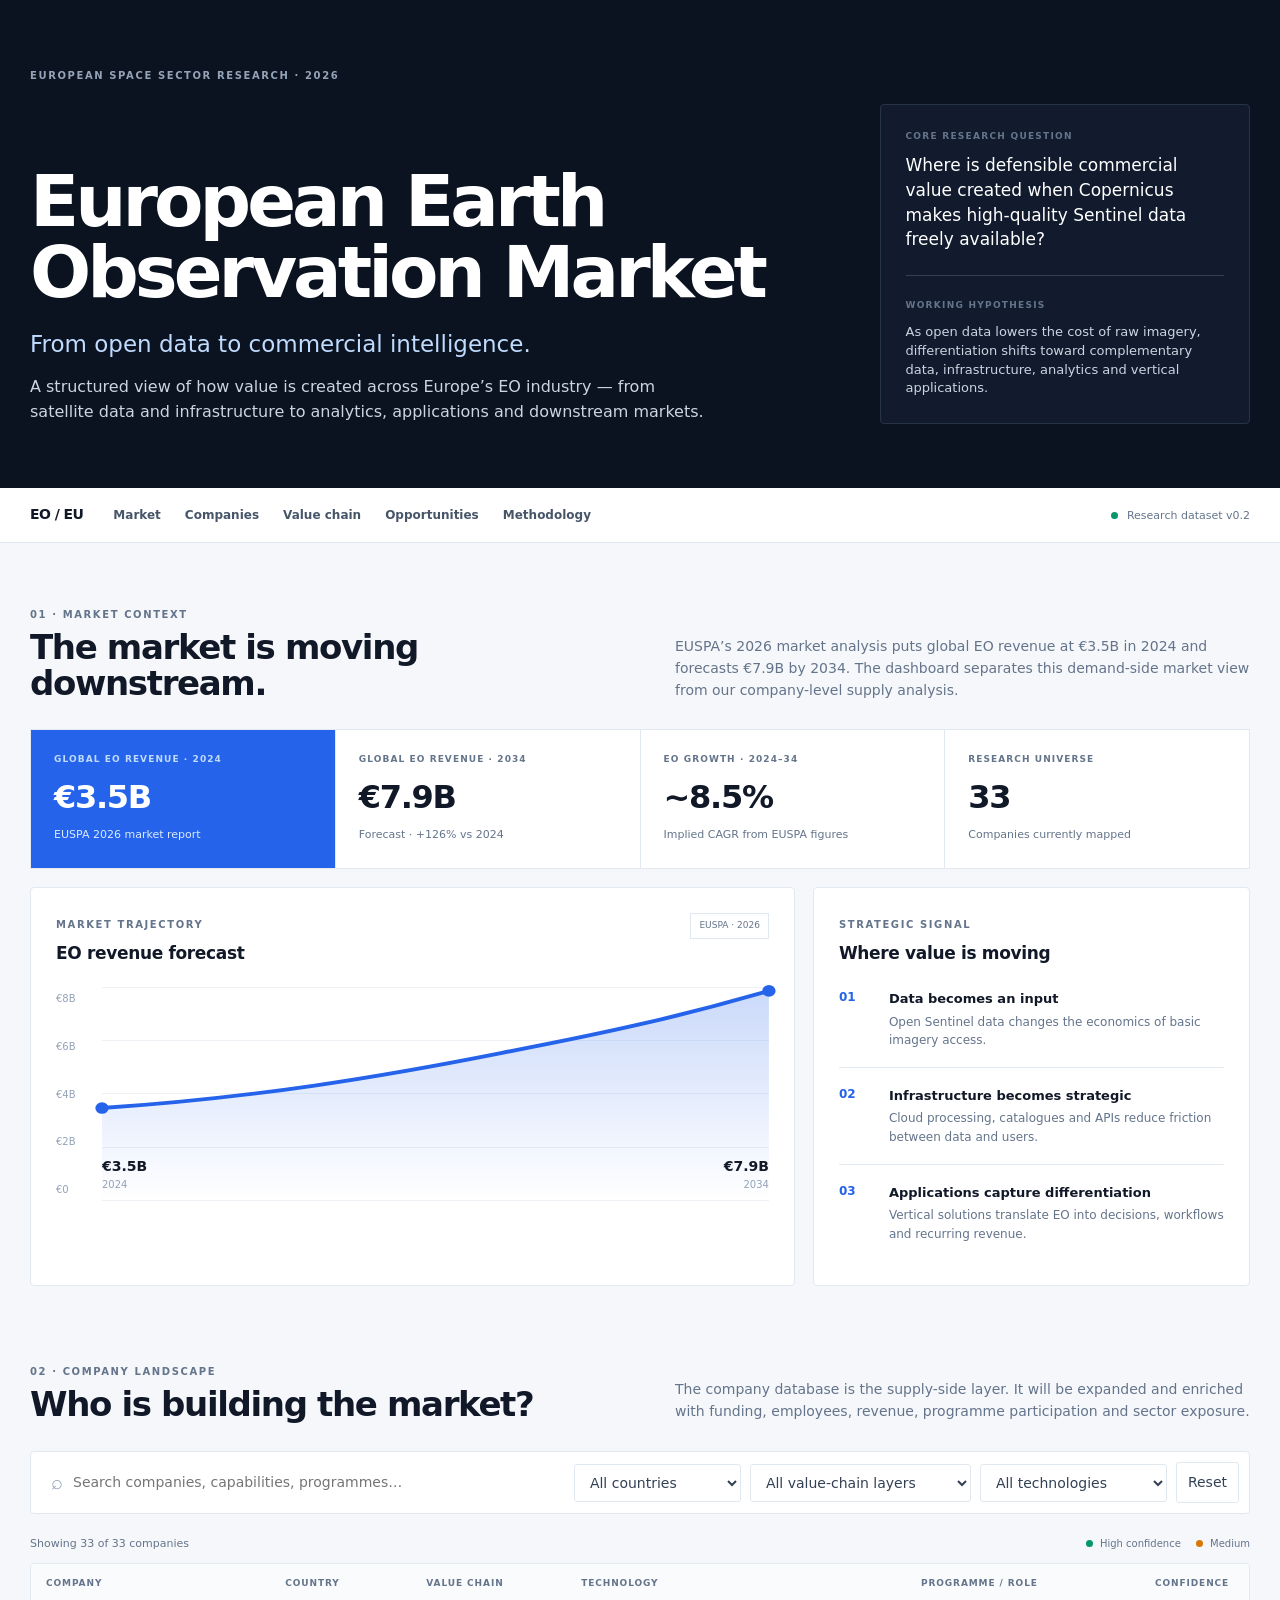
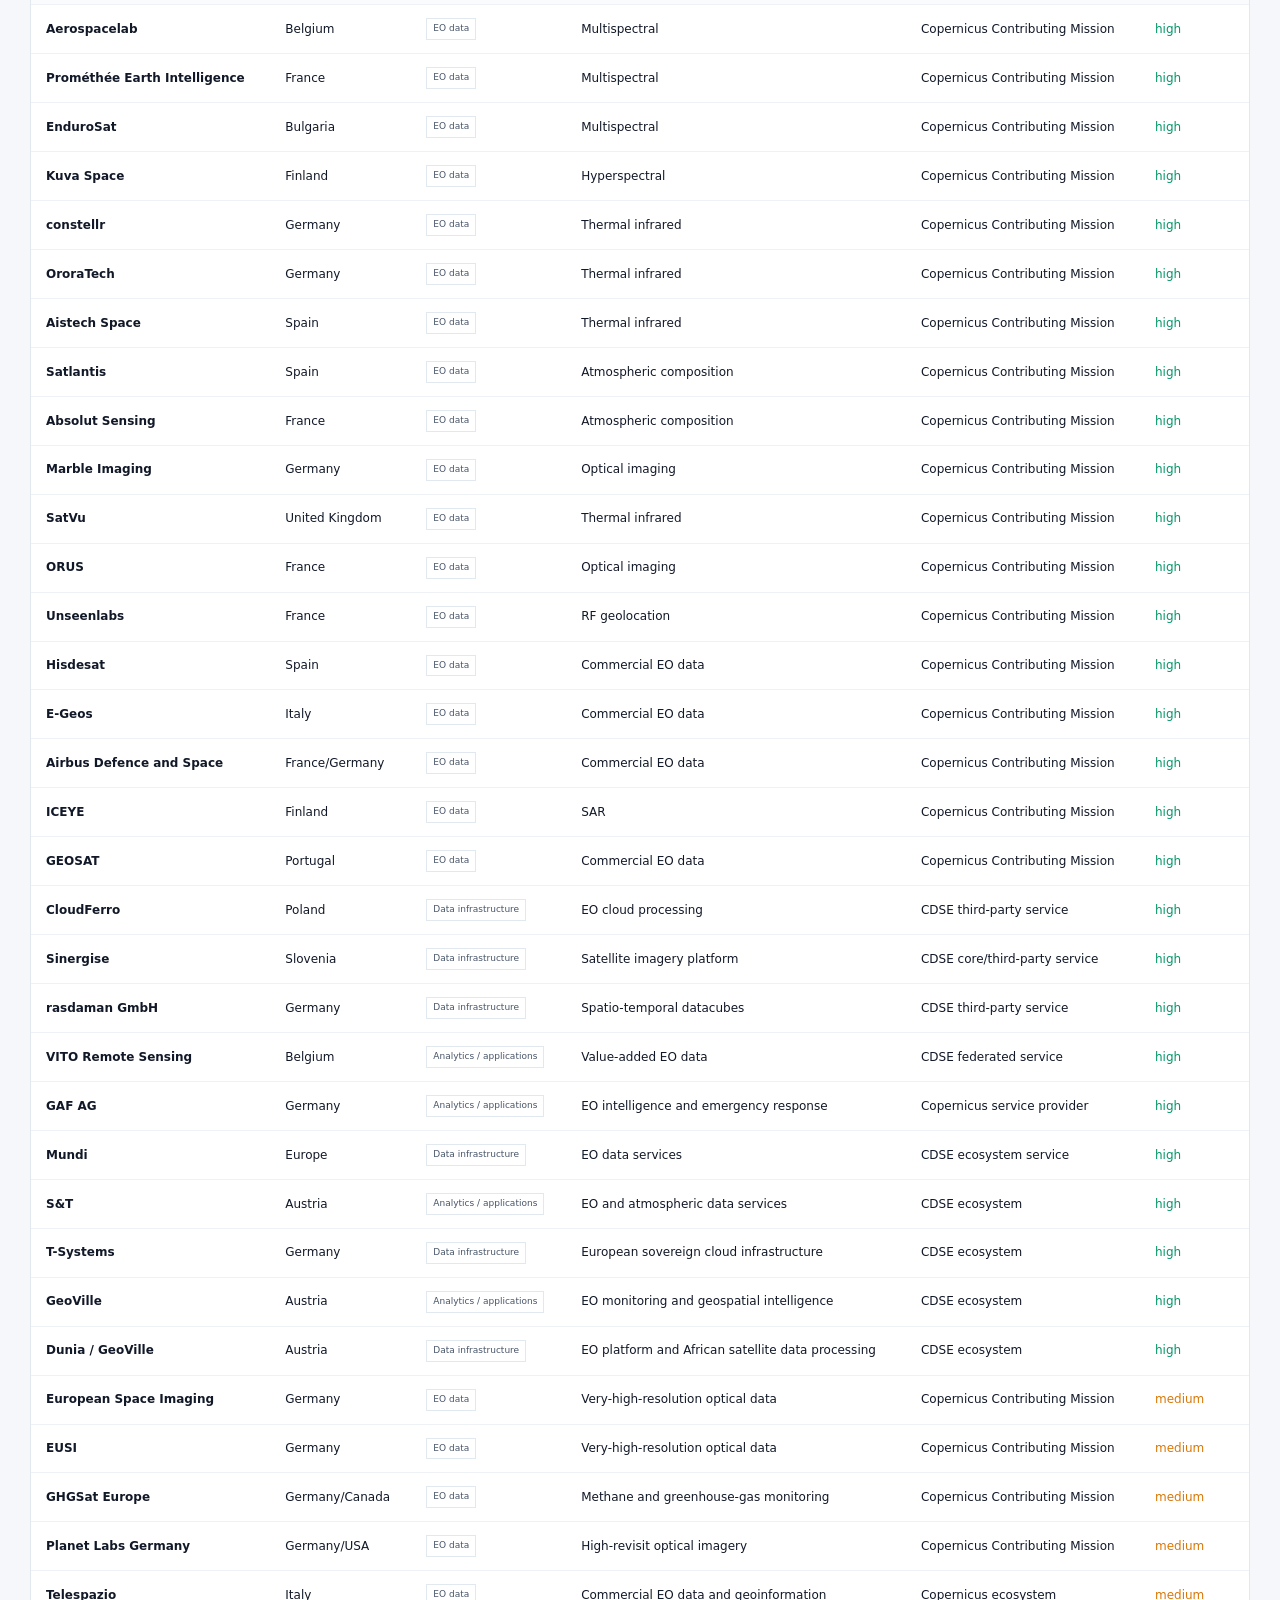
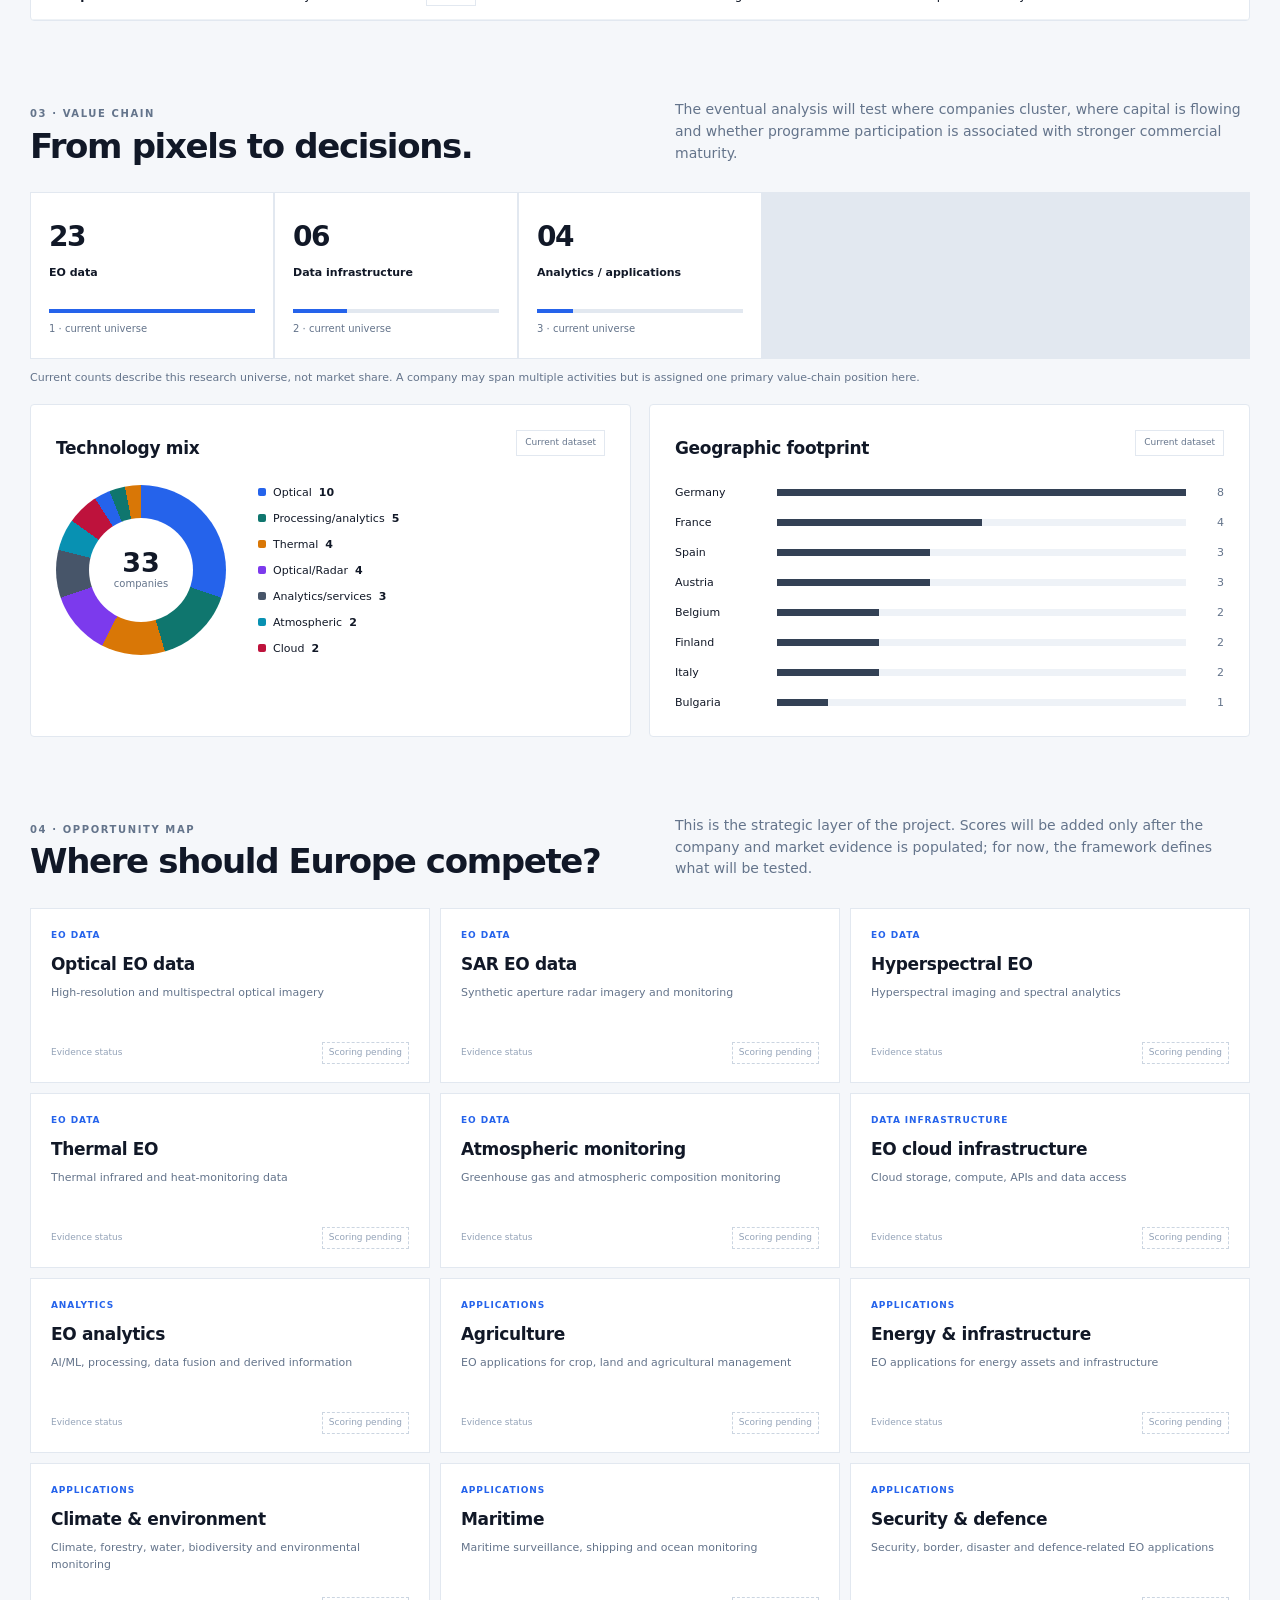
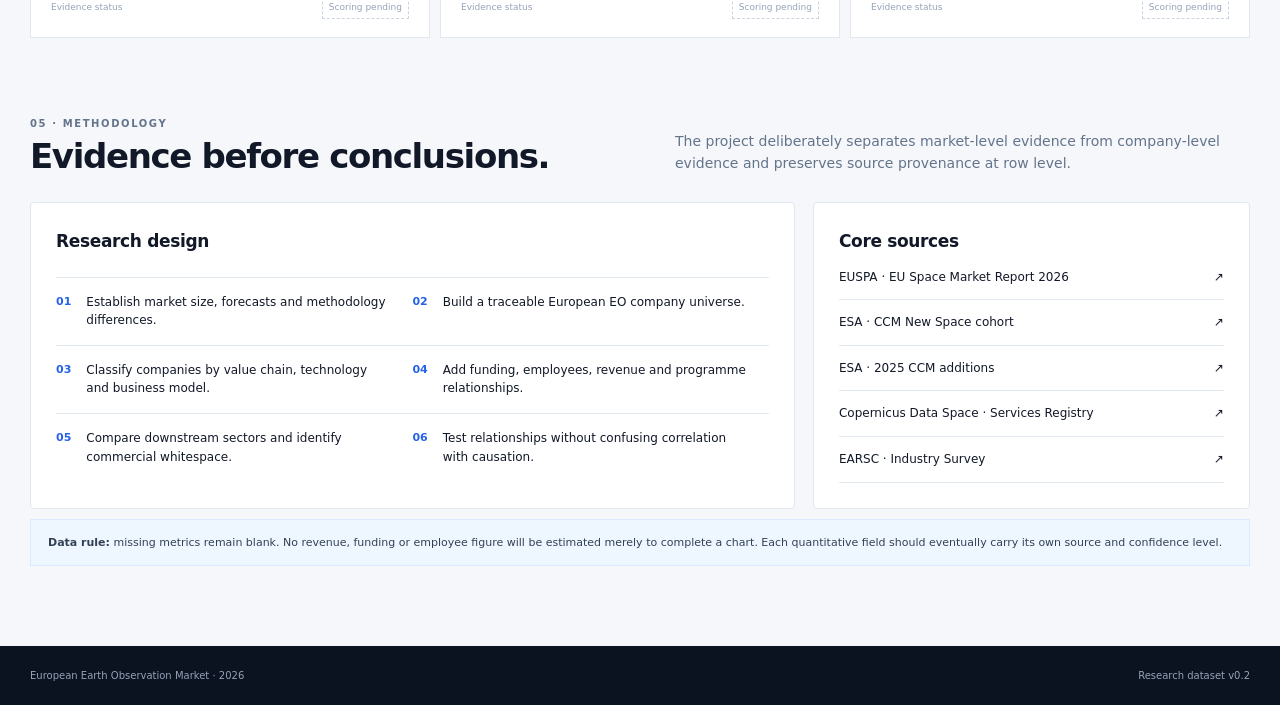
<file: index.html>
<!doctype html>
<html lang="en">
<head>
    <meta charset="utf-8">
    <meta name="viewport" content="width=device-width, initial-scale=1">
    <meta name="description" content="European Earth Observation market intelligence dashboard: companies, value chain, technologies, market segments and commercial opportunities.">
    <title>European Earth Observation Market 2026</title>
    <link rel="stylesheet" href="styles.css">
</head>

<body>
    <header class="hero">
        <div class="container">
            <div class="eyebrow">EUROPEAN SPACE SECTOR RESEARCH · 2026</div>
            <div class="hero-grid">
                <div>
                    <h1>European Earth<br>Observation Market</h1>
                    <p class="hero-subtitle">From open data to commercial intelligence.</p>
                    <p class="hero-copy">
                        A structured view of how value is created across Europe’s EO industry — from satellite data and infrastructure to analytics, applications and downstream markets.
                    </p>
                </div>
                <div class="thesis-card">
                    <div class="label">CORE RESEARCH QUESTION</div>
                    <p>Where is defensible commercial value created when Copernicus makes high-quality Sentinel data freely available?</p>
                    <div class="thesis-line"></div>
                    <div class="label">WORKING HYPOTHESIS</div>
                    <p class="small">As open data lowers the cost of raw imagery, differentiation shifts toward complementary data, infrastructure, analytics and vertical applications.</p>
                </div>
            </div>
        </div>
    </header>

    <nav class="nav">
        <div class="container nav-inner">
            <a class="brand" href="#top">EO / EU</a>
            <div class="nav-links">
                <a href="#market">Market</a>
                <a href="#companies">Companies</a>
                <a href="#value-chain">Value chain</a>
                <a href="#opportunities">Opportunities</a>
                <a href="#methodology">Methodology</a>
            </div>
            <span class="status"><span class="dot"></span> Research dataset v0.2</span>
        </div>
    </nav>

    <main id="top">
        <section id="market" class="section first-section">
            <div class="section-head">
                <div>
                    <div class="eyebrow dark">01 · MARKET CONTEXT</div>
                    <h2>The market is moving downstream.</h2>
                </div>
                <p class="section-intro">EUSPA’s 2026 market analysis puts global EO revenue at €3.5B in 2024 and forecasts €7.9B by 2034. The dashboard separates this demand-side market view from our company-level supply analysis.</p>
            </div>

            <div class="kpi-grid">
                <article class="kpi featured">
                    <span class="kpi-label">GLOBAL EO REVENUE · 2024</span>
                    <strong>€3.5B</strong>
                    <span class="kpi-note">EUSPA 2026 market report</span>
                </article>
                <article class="kpi">
                    <span class="kpi-label">GLOBAL EO REVENUE · 2034</span>
                    <strong>€7.9B</strong>
                    <span class="kpi-note">Forecast · +126% vs 2024</span>
                </article>
                <article class="kpi">
                    <span class="kpi-label">EO GROWTH · 2024–34</span>
                    <strong>~8.5%</strong>
                    <span class="kpi-note">Implied CAGR from EUSPA figures</span>
                </article>
                <article class="kpi">
                    <span class="kpi-label">RESEARCH UNIVERSE</span>
                    <strong id="metric-companies">—</strong>
                    <span class="kpi-note">Companies currently mapped</span>
                </article>
            </div>

            <div class="market-grid">
                <article class="panel growth-panel">
                    <div class="panel-head">
                        <div>
                            <span class="eyebrow dark">MARKET TRAJECTORY</span>
                            <h3>EO revenue forecast</h3>
                        </div>
                        <span class="source-tag">EUSPA · 2026</span>
                    </div>
                    <div class="growth-chart">
                        <div class="chart-y"><span>€8B</span><span>€6B</span><span>€4B</span><span>€2B</span><span>€0</span></div>
                        <div class="chart-area">
                            <div class="grid-line" style="bottom: 0%"></div>
                            <div class="grid-line" style="bottom: 25%"></div>
                            <div class="grid-line" style="bottom: 50%"></div>
                            <div class="grid-line" style="bottom: 75%"></div>
                            <div class="grid-line" style="bottom: 100%"></div>
                            <svg viewBox="0 0 600 220" preserveAspectRatio="none" aria-label="EO revenue from 3.5 billion euros in 2024 to 7.9 billion euros in 2034">
                                <defs>
                                    <linearGradient id="areaFill" x1="0" x2="0" y1="0" y2="1">
                                        <stop offset="0%" stop-color="rgba(37,99,235,.24)"/>
                                        <stop offset="100%" stop-color="rgba(37,99,235,0)"/>
                                    </linearGradient>
                                </defs>
                                <path d="M0,124 C140,113 250,92 360,67 C460,45 525,28 600,3 L600,220 L0,220 Z" fill="url(#areaFill)"/>
                                <path d="M0,124 C140,113 250,92 360,67 C460,45 525,28 600,3" fill="none" stroke="#2563eb" stroke-width="4"/>
                                <circle cx="0" cy="124" r="6" fill="#2563eb"/>
                                <circle cx="600" cy="3" r="6" fill="#2563eb"/>
                            </svg>
                            <div class="chart-label left"><b>€3.5B</b><span>2024</span></div>
                            <div class="chart-label right"><b>€7.9B</b><span>2034</span></div>
                        </div>
                    </div>
                </article>

                <article class="panel downstream-panel">
                    <div class="panel-head">
                        <div>
                            <span class="eyebrow dark">STRATEGIC SIGNAL</span>
                            <h3>Where value is moving</h3>
                        </div>
                    </div>
                    <div class="signal-list">
                        <div class="signal"><span class="signal-num">01</span><div><b>Data becomes an input</b><p>Open Sentinel data changes the economics of basic imagery access.</p></div></div>
                        <div class="signal"><span class="signal-num">02</span><div><b>Infrastructure becomes strategic</b><p>Cloud processing, catalogues and APIs reduce friction between data and users.</p></div></div>
                        <div class="signal"><span class="signal-num">03</span><div><b>Applications capture differentiation</b><p>Vertical solutions translate EO into decisions, workflows and recurring revenue.</p></div></div>
                    </div>
                </article>
            </div>
        </section>

        <section id="companies" class="section">
            <div class="section-head">
                <div>
                    <div class="eyebrow dark">02 · COMPANY LANDSCAPE</div>
                    <h2>Who is building the market?</h2>
                </div>
                <p class="section-intro">The company database is the supply-side layer. It will be expanded and enriched with funding, employees, revenue, programme participation and sector exposure.</p>
            </div>

            <div class="controls panel">
                <div class="search-box">
                    <span>⌕</span>
                    <input id="search" type="search" placeholder="Search companies, capabilities, programmes…">
                </div>
                <select id="country"><option value="">All countries</option></select>
                <select id="layer"><option value="">All value-chain layers</option></select>
                <select id="tech"><option value="">All technologies</option></select>
                <button id="reset" type="button">Reset</button>
            </div>

            <div class="table-meta">
                <p id="count" class="muted">Loading…</p>
                <div class="legend"><span><i class="legend-dot high"></i> High confidence</span><span><i class="legend-dot medium"></i> Medium</span></div>
            </div>

            <div class="table-wrap panel">
                <table>
                    <thead>
                        <tr>
                            <th>Company</th>
                            <th>Country</th>
                            <th>Value chain</th>
                            <th>Technology</th>
                            <th>Programme / role</th>
                            <th>Confidence</th>
                        </tr>
                    </thead>
                    <tbody id="table"></tbody>
                </table>
            </div>
        </section>

        <section id="value-chain" class="section">
            <div class="section-head">
                <div>
                    <div class="eyebrow dark">03 · VALUE CHAIN</div>
                    <h2>From pixels to decisions.</h2>
                </div>
                <p class="section-intro">The eventual analysis will test where companies cluster, where capital is flowing and whether programme participation is associated with stronger commercial maturity.</p>
            </div>

            <div class="value-chain" id="bars"></div>
            <p class="caption">Current counts describe this research universe, not market share. A company may span multiple activities but is assigned one primary value-chain position here.</p>

            <div class="analytics-grid">
                <article class="panel">
                    <div class="panel-head"><h3>Technology mix</h3><span class="source-tag">Current dataset</span></div>
                    <div class="donut-wrap">
                        <div id="donut" class="donut"><div><strong id="donut-total">—</strong><span>companies</span></div></div>
                        <div id="tech-legend" class="donut-legend"></div>
                    </div>
                </article>
                <article class="panel">
                    <div class="panel-head"><h3>Geographic footprint</h3><span class="source-tag">Current dataset</span></div>
                    <div id="geo-bars" class="geo-bars"></div>
                </article>
            </div>
        </section>

        <section id="opportunities" class="section">
            <div class="section-head">
                <div>
                    <div class="eyebrow dark">04 · OPPORTUNITY MAP</div>
                    <h2>Where should Europe compete?</h2>
                </div>
                <p class="section-intro">This is the strategic layer of the project. Scores will be added only after the company and market evidence is populated; for now, the framework defines what will be tested.</p>
            </div>

            <div class="opportunity-grid" id="segment-grid"></div>
        </section>

        <section id="methodology" class="section methodology">
            <div class="section-head">
                <div>
                    <div class="eyebrow dark">05 · METHODOLOGY</div>
                    <h2>Evidence before conclusions.</h2>
                </div>
                <p class="section-intro">The project deliberately separates market-level evidence from company-level evidence and preserves source provenance at row level.</p>
            </div>

            <div class="method-grid">
                <article class="panel method-main">
                    <h3>Research design</h3>
                    <div class="method-steps">
                        <div><b>01</b><span>Establish market size, forecasts and methodology differences.</span></div>
                        <div><b>02</b><span>Build a traceable European EO company universe.</span></div>
                        <div><b>03</b><span>Classify companies by value chain, technology and business model.</span></div>
                        <div><b>04</b><span>Add funding, employees, revenue and programme relationships.</span></div>
                        <div><b>05</b><span>Compare downstream sectors and identify commercial whitespace.</span></div>
                        <div><b>06</b><span>Test relationships without confusing correlation with causation.</span></div>
                    </div>
                </article>

                <article class="panel sources">
                    <h3>Core sources</h3>
                    <a href="https://www.euspa.europa.eu/market-report" target="_blank" rel="noopener">EUSPA · EU Space Market Report 2026 <span>↗</span></a>
                    <a href="https://www.esa.int/Applications/Observing_the_Earth/Copernicus/19_New_Space_signatures_for_Copernicus_Contributing_Missions" target="_blank" rel="noopener">ESA · CCM New Space cohort <span>↗</span></a>
                    <a href="https://www.esa.int/Applications/Observing_the_Earth/Copernicus/Six_new_commercial_missions_join_Copernicus" target="_blank" rel="noopener">ESA · 2025 CCM additions <span>↗</span></a>
                    <a href="https://dataspace.copernicus.eu/ecosystem/services" target="_blank" rel="noopener">Copernicus Data Space · Services Registry <span>↗</span></a>
                    <a href="https://earsc.org/industry-insights/" target="_blank" rel="noopener">EARSC · Industry Survey <span>↗</span></a>
                </article>
            </div>

            <div class="method-note">
                <b>Data rule:</b> missing metrics remain blank. No revenue, funding or employee figure will be estimated merely to complete a chart. Each quantitative field should eventually carry its own source and confidence level.
            </div>
        </section>
    </main>

    <footer>
        <div class="container footer-inner">
            <span>European Earth Observation Market · 2026</span>
            <span>Research dataset v0.2</span>
        </div>
    </footer>

    <div id="drawer" class="drawer" aria-hidden="true">
        <div class="drawer-backdrop" id="drawer-close"></div>
        <aside class="drawer-panel">
            <button class="drawer-x" id="drawer-x" aria-label="Close">×</button>
            <div id="drawer-content"></div>
        </aside>
    </div>

    <script src="app.js"></script>
</body>
</html>
</file>
<file: styles.css>
:root {
    --ink: #111827;
    --muted: #64748b;
    --line: #e2e8f0;
    --paper: #ffffff;
    --bg: #f5f7fa;
    --blue: #2563eb;
    --blue-dark: #1d4ed8;
    --blue-pale: #eff6ff;
    --green: #059669;
    --amber: #d97706;
    --max: 1220px;
}

* { box-sizing: border-box; }
html { scroll-behavior: smooth; }
body {
    margin: 0;
    background: var(--bg);
    color: var(--ink);
    font: 14px/1.55 Inter, ui-sans-serif, system-ui, -apple-system, BlinkMacSystemFont, "Segoe UI", sans-serif;
}
a { color: inherit; }
button, input, select { font: inherit; }
.container { width: min(var(--max), calc(100% - 48px)); margin: 0 auto; }

.hero { background: #0b1220; color: white; padding: 68px 0 64px; }
.eyebrow { font-size: 10px; font-weight: 700; letter-spacing: .16em; text-transform: uppercase; color: #94a3b8; }
.eyebrow.dark { color: #64748b; }
.hero-grid { display: grid; grid-template-columns: 1.35fr .65fr; gap: 80px; align-items: end; margin-top: 20px; }
h1 { font-size: clamp(42px, 6vw, 72px); line-height: .98; letter-spacing: -.055em; margin: 0 0 20px; font-weight: 750; }
.hero-subtitle { font-size: 23px; margin: 0 0 12px; color: #bfdbfe; }
.hero-copy { max-width: 680px; margin: 0; color: #cbd5e1; font-size: 16px; }
.thesis-card { border: 1px solid #263449; background: #111b2d; padding: 25px; border-radius: 4px; }
.thesis-card p { margin: 10px 0 0; font-size: 17px; line-height: 1.45; }
.thesis-card p.small { font-size: 13px; color: #cbd5e1; }
.thesis-line { height: 1px; background: #334155; margin: 23px 0; }
.label { color: #64748b; font-size: 9px; letter-spacing: .14em; font-weight: 700; }

.nav { position: sticky; top: 0; z-index: 20; background: rgba(255,255,255,.94); backdrop-filter: blur(12px); border-bottom: 1px solid var(--line); }
.nav-inner { display: flex; align-items: center; min-height: 54px; gap: 30px; }
.brand { font-weight: 800; letter-spacing: -.04em; text-decoration: none; }
.nav-links { display: flex; gap: 24px; flex: 1; }
.nav-links a { text-decoration: none; color: #475569; font-size: 12px; font-weight: 600; }
.nav-links a:hover { color: var(--blue); }
.status { font-size: 11px; color: #64748b; white-space: nowrap; }
.dot { width: 7px; height: 7px; background: var(--green); border-radius: 50%; display: inline-block; margin-right: 5px; }

main { overflow: hidden; }
.section { padding: 78px 0 0; width: min(var(--max), calc(100% - 48px)); margin: 0 auto; }
.first-section { padding-top: 64px; }
.section-head { display: grid; grid-template-columns: 1fr 1fr; gap: 70px; align-items: end; margin-bottom: 28px; }
h2 { font-size: 34px; line-height: 1.05; letter-spacing: -.04em; margin: 7px 0 0; }
h3 { margin: 0; font-size: 17px; letter-spacing: -.02em; }
.section-intro { color: var(--muted); margin: 0; max-width: 590px; }

.kpi-grid { display: grid; grid-template-columns: repeat(4, 1fr); gap: 1px; background: var(--line); border: 1px solid var(--line); margin-bottom: 18px; }
.kpi { background: var(--paper); padding: 23px; min-height: 132px; }
.kpi.featured { background: var(--blue); color: white; }
.kpi-label { display: block; font-size: 9px; font-weight: 750; letter-spacing: .12em; color: #64748b; }
.featured .kpi-label { color: #bfdbfe; }
.kpi strong { display: block; font-size: 32px; line-height: 1; letter-spacing: -.04em; margin: 14px 0 10px; }
.kpi-note { color: #64748b; font-size: 11px; }
.featured .kpi-note { color: #dbeafe; }

.market-grid, .analytics-grid, .method-grid { display: grid; grid-template-columns: 1.4fr .8fr; gap: 18px; }
.panel { background: var(--paper); border: 1px solid var(--line); border-radius: 4px; }
.panel-head { display: flex; justify-content: space-between; align-items: flex-start; gap: 20px; margin-bottom: 22px; }
.panel-head h3 { margin-top: 5px; }
.source-tag { font-size: 9px; color: #64748b; border: 1px solid var(--line); padding: 5px 8px; white-space: nowrap; }
.growth-panel, .downstream-panel { padding: 25px; }
.growth-chart { display: flex; height: 235px; }
.chart-y { width: 42px; display: flex; flex-direction: column; justify-content: space-between; padding: 3px 0 25px; color: #94a3b8; font-size: 10px; }
.chart-area { position: relative; flex: 1; margin-left: 4px; margin-bottom: 22px; }
.chart-area svg { position: absolute; inset: 0; width: 100%; height: 100%; overflow: visible; }
.grid-line { position: absolute; left: 0; right: 0; height: 1px; background: #eef2f7; }
.chart-label { position: absolute; bottom: 8px; display: flex; flex-direction: column; font-size: 10px; color: #94a3b8; }
.chart-label b { color: var(--ink); font-size: 14px; }
.chart-label.left { left: 0; }
.chart-label.right { right: 0; text-align: right; }
.signal-list { display: grid; gap: 0; }
.signal { display: grid; grid-template-columns: 38px 1fr; gap: 12px; padding: 17px 0; border-top: 1px solid var(--line); }
.signal:first-child { border-top: 0; padding-top: 0; }
.signal-num { color: var(--blue); font-weight: 800; font-size: 12px; }
.signal b { font-size: 13px; }
.signal p { color: var(--muted); font-size: 12px; margin: 3px 0 0; }

.controls { display: flex; align-items: center; gap: 9px; padding: 10px; margin-bottom: 10px; }
.search-box { display: flex; align-items: center; gap: 8px; flex: 1; min-width: 230px; padding: 0 10px; }
.search-box span { color: #94a3b8; font-size: 20px; }
.search-box input { border: 0; outline: 0; width: 100%; background: transparent; }
select, button { border: 1px solid var(--line); background: white; color: #334155; padding: 9px 11px; border-radius: 3px; }
button { cursor: pointer; }
button:hover { border-color: #94a3b8; }
.table-meta { display: flex; justify-content: space-between; align-items: center; }
.muted, .caption { color: var(--muted); font-size: 11px; }
.legend { display: flex; gap: 15px; color: var(--muted); font-size: 10px; }
.legend-dot { width: 7px; height: 7px; display: inline-block; border-radius: 50%; margin-right: 4px; }
.legend-dot.high { background: var(--green); }
.legend-dot.medium { background: var(--amber); }
.table-wrap { overflow: auto; }
table { width: 100%; border-collapse: collapse; min-width: 860px; }
th, td { padding: 13px 15px; text-align: left; border-bottom: 1px solid #eef2f6; vertical-align: middle; }
th { color: #64748b; font-size: 9px; text-transform: uppercase; letter-spacing: .1em; background: #fafbfc; }
tbody tr { cursor: pointer; }
tbody tr:hover { background: #f8fafc; }
td { font-size: 12px; }
td:first-child { font-weight: 700; }
.badge { display: inline-block; border: 1px solid var(--line); padding: 3px 6px; font-size: 9px; color: #475569; }
.confidence-high { color: var(--green); }
.confidence-medium { color: var(--amber); }

.value-chain { display: grid; grid-template-columns: repeat(5, 1fr); gap: 2px; background: var(--line); border: 1px solid var(--line); }
.vc-item { background: white; padding: 22px 18px; min-height: 150px; position: relative; }
.vc-num { font-size: 28px; font-weight: 750; letter-spacing: -.05em; }
.vc-label { font-size: 11px; font-weight: 700; margin-top: 5px; }
.vc-bar { height: 4px; background: #e2e8f0; margin-top: 28px; }
.vc-fill { height: 100%; background: var(--blue); }
.vc-note { color: var(--muted); font-size: 10px; margin-top: 8px; }
.caption { margin: 10px 0 18px; }
.analytics-grid { grid-template-columns: 1fr 1fr; }
.analytics-grid .panel { padding: 25px; min-height: 290px; }
.donut-wrap { display: flex; align-items: center; gap: 32px; }
.donut { width: 170px; height: 170px; border-radius: 50%; background: conic-gradient(#2563eb 0 25%, #0f766e 25% 50%, #d97706 50% 75%, #7c3aed 75% 100%); display: grid; place-items: center; flex: 0 0 auto; }
.donut > div { width: 104px; height: 104px; border-radius: 50%; background: white; display: grid; place-items: center; align-content: center; text-align: center; }
.donut strong { font-size: 27px; line-height: 1; }
.donut span { font-size: 10px; color: var(--muted); }
.donut-legend { display: grid; gap: 9px; font-size: 11px; }
.donut-key { display: flex; align-items: center; gap: 7px; }
.donut-key i { width: 8px; height: 8px; border-radius: 2px; }
.geo-bars { display: grid; gap: 13px; }
.geo-row { display: grid; grid-template-columns: 92px 1fr 28px; gap: 10px; align-items: center; font-size: 11px; }
.geo-track { height: 7px; background: #eef2f7; }
.geo-fill { height: 100%; background: #334155; }
.geo-count { text-align: right; color: var(--muted); }

.opportunity-grid { display: grid; grid-template-columns: repeat(3, 1fr); gap: 10px; }
.opportunity { background: white; border: 1px solid var(--line); padding: 20px; min-height: 175px; position: relative; }
.opportunity .layer { color: var(--blue); font-size: 9px; font-weight: 750; text-transform: uppercase; letter-spacing: .1em; }
.opportunity h3 { margin: 8px 0 7px; }
.opportunity p { color: var(--muted); font-size: 11px; margin: 0; }
.opportunity-footer { position: absolute; left: 20px; right: 20px; bottom: 18px; display: flex; justify-content: space-between; align-items: center; color: #94a3b8; font-size: 9px; }
.pending { border: 1px dashed #cbd5e1; padding: 3px 6px; }

.methodology { padding-bottom: 80px; }
.method-main, .sources { padding: 25px; }
.method-steps { margin-top: 22px; display: grid; grid-template-columns: 1fr 1fr; gap: 0; }
.method-steps div { display: flex; gap: 15px; padding: 15px 20px 15px 0; border-top: 1px solid var(--line); }
.method-steps b { color: var(--blue); font-size: 11px; }
.method-steps span { font-size: 12px; }
.sources a { display: flex; justify-content: space-between; gap: 15px; text-decoration: none; font-size: 12px; padding: 13px 0; border-bottom: 1px solid var(--line); }
.sources a:hover { color: var(--blue); }
.method-note { background: #eef6ff; border: 1px solid #dbeafe; padding: 14px 17px; margin-top: 10px; font-size: 11px; color: #334155; }

footer { background: #0b1220; color: #94a3b8; font-size: 10px; }
.footer-inner { display: flex; justify-content: space-between; padding: 22px 0; }

.drawer { display: none; position: fixed; inset: 0; z-index: 50; }
.drawer.open { display: block; }
.drawer-backdrop { position: absolute; inset: 0; background: rgba(15,23,42,.45); }
.drawer-panel { position: absolute; right: 0; top: 0; bottom: 0; width: min(500px, 92vw); background: white; padding: 38px; overflow-y: auto; box-shadow: -20px 0 50px rgba(15,23,42,.15); }
.drawer-x { position: absolute; right: 20px; top: 18px; border: 0; font-size: 24px; line-height: 1; padding: 0; }
.drawer-title { font-size: 30px; letter-spacing: -.04em; margin: 25px 0 4px; }
.drawer-sub { color: var(--muted); margin-bottom: 25px; }
.detail-grid { display: grid; grid-template-columns: 1fr 1fr; border-top: 1px solid var(--line); }
.detail { padding: 14px 0; border-bottom: 1px solid var(--line); }
.detail:nth-child(odd) { padding-right: 12px; }
.detail-label { display: block; color: #94a3b8; font-size: 9px; text-transform: uppercase; letter-spacing: .1em; }
.detail-value { display: block; margin-top: 4px; font-size: 12px; }
.detail-source { display: inline-block; margin-top: 25px; color: var(--blue); font-size: 11px; }

@media (max-width: 900px) {
    .hero-grid, .section-head, .market-grid, .analytics-grid, .method-grid { grid-template-columns: 1fr; gap: 25px; }
    .hero-grid { gap: 35px; }
    .kpi-grid { grid-template-columns: repeat(2, 1fr); }
    .value-chain { grid-template-columns: repeat(3, 1fr); }
    .opportunity-grid { grid-template-columns: repeat(2, 1fr); }
    .nav-links { gap: 13px; }
    .status { display: none; }
}

@media (max-width: 600px) {
    .container, .section { width: min(100% - 28px, var(--max)); }
    .hero { padding: 45px 0; }
    h1 { font-size: 43px; }
    .nav-inner { overflow-x: auto; }
    .nav-links { min-width: max-content; }
    .brand { display: none; }
    .kpi-grid, .value-chain, .opportunity-grid, .method-steps { grid-template-columns: 1fr; }
    .controls { align-items: stretch; flex-direction: column; }
    .search-box { min-width: 0; }
    .donut-wrap { flex-direction: column; align-items: flex-start; }
    .section { padding-top: 58px; }
}
</file>
